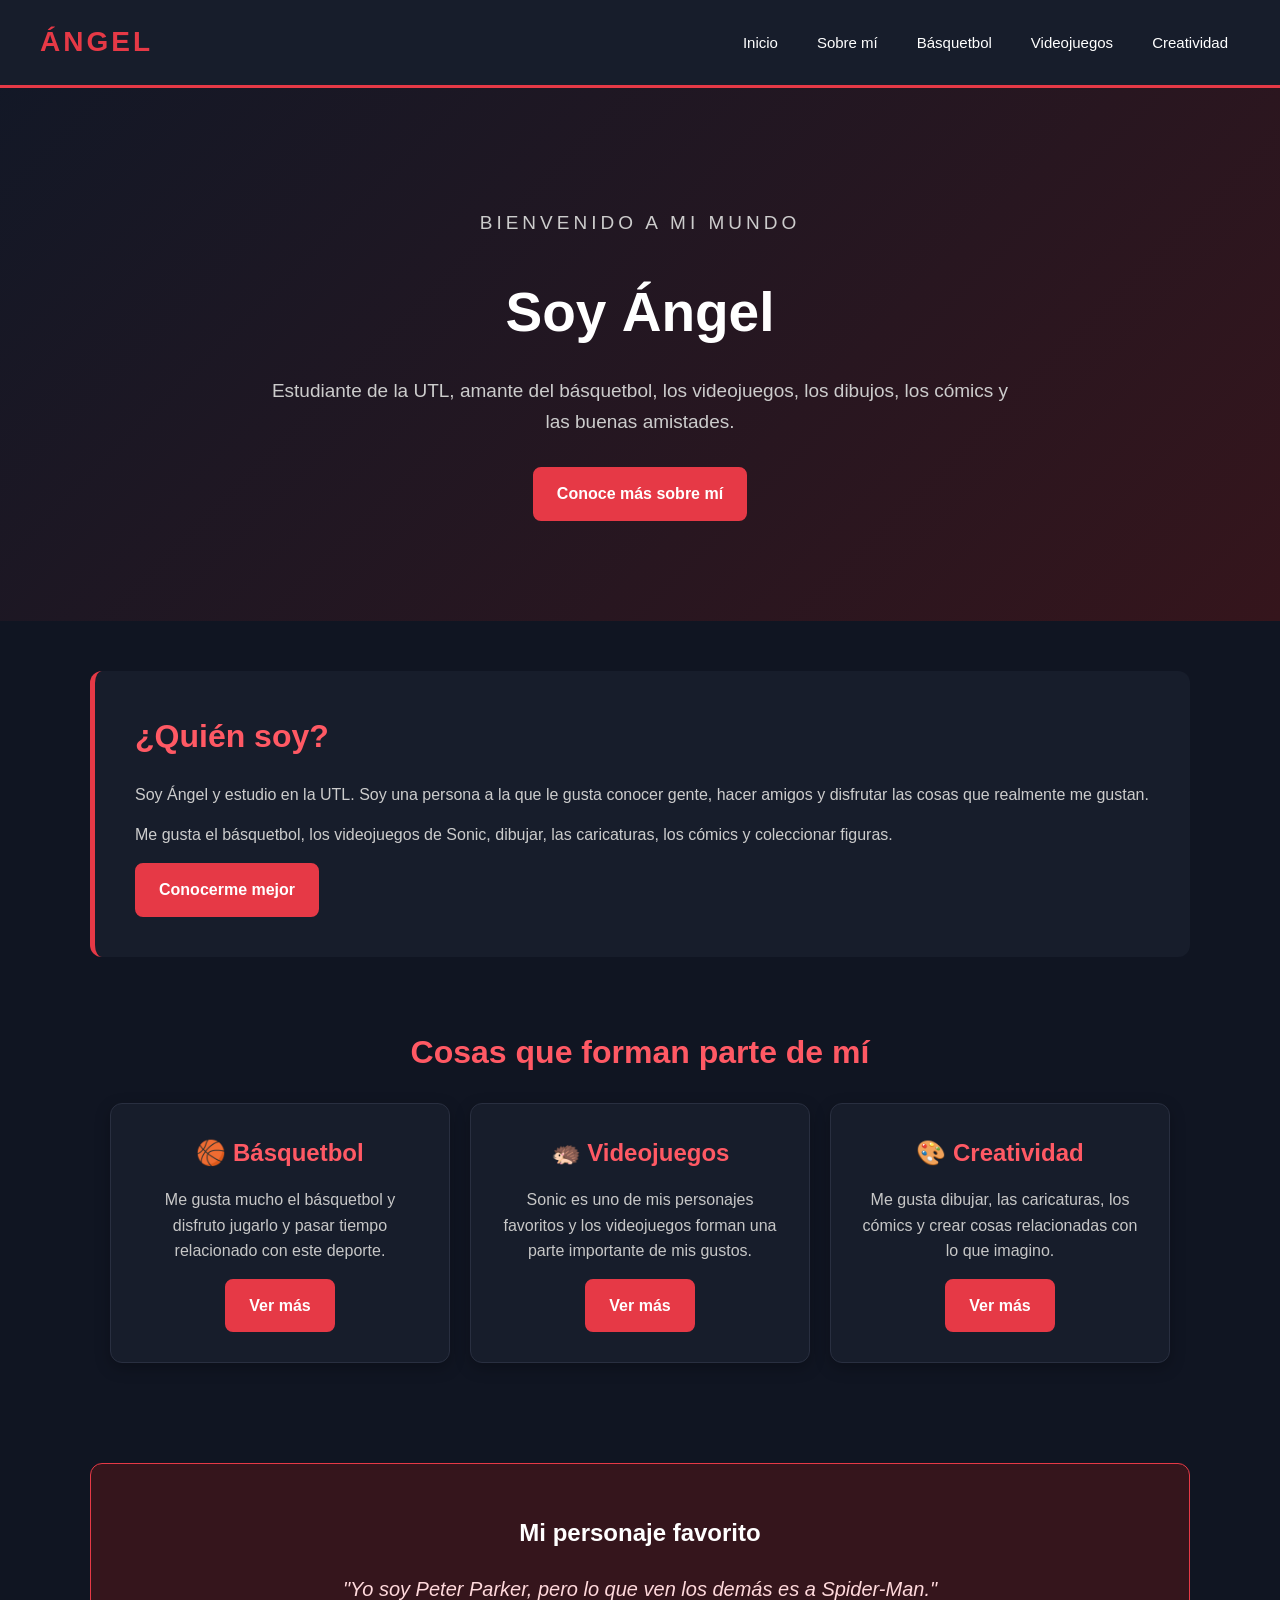
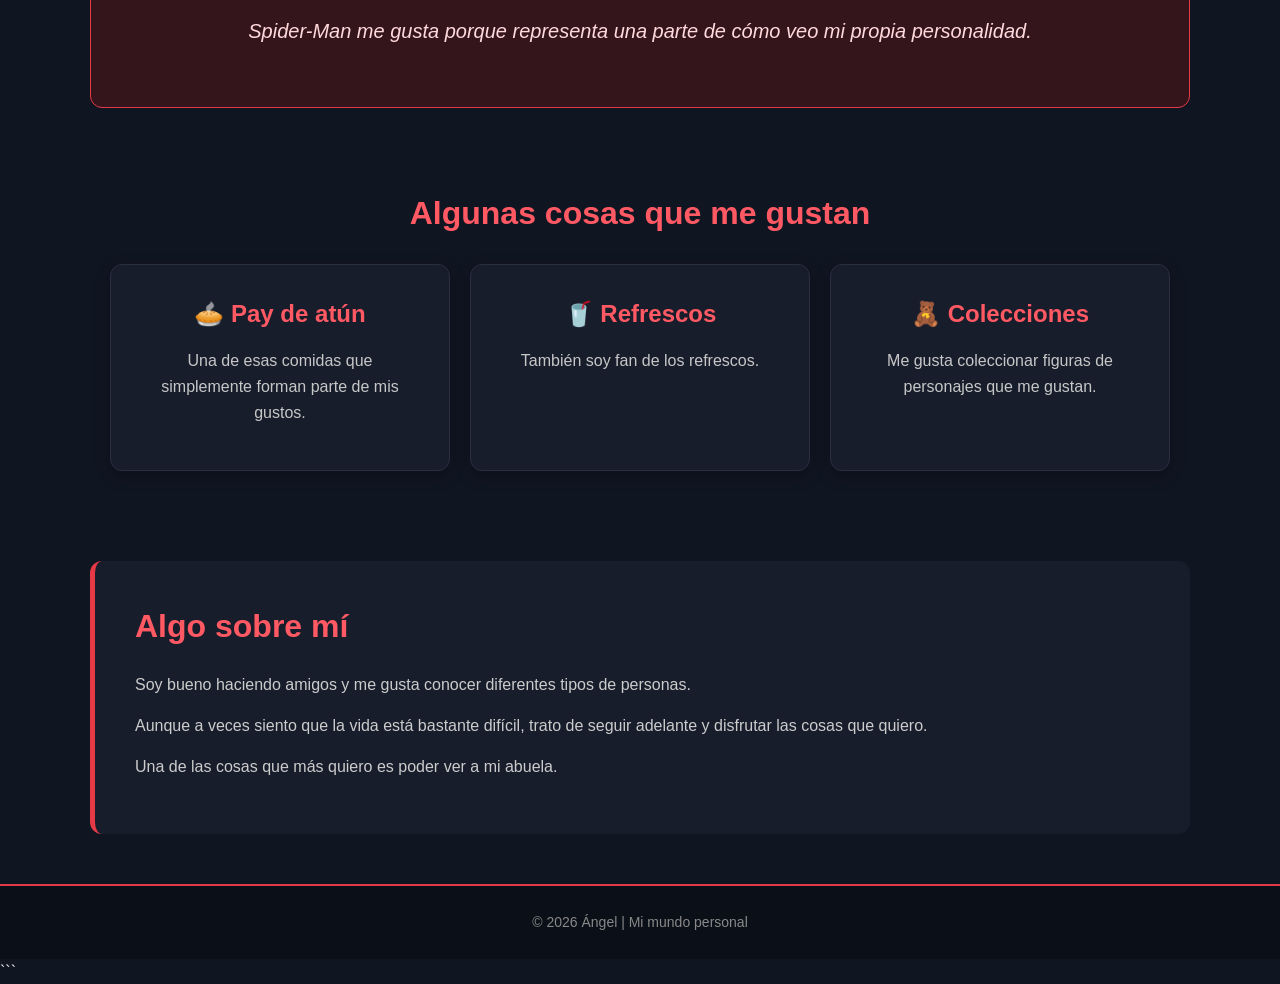
<file: index.html>
<!DOCTYPE html>
<html lang="es">

<head>
    <meta charset="UTF-8">
    <meta name="viewport" content="width=device-width, initial-scale=1.0">

    <title>Ángel | Mi mundo</title>

    <link rel="stylesheet" href="css/miEstilo.css">
</head>

<body>

    <!-- MENÚ -->

    <header class="hero">

        <nav class="menu">

            <h1>ÁNGEL</h1>

            <ul>

                <li>
                    <a href="index.html">Inicio</a>
                </li>

                <li>
                    <a href="sobre-mi.html">Sobre mí</a>
                </li>

                <li>
                    <a href="basquetbol.html">Básquetbol</a>
                </li>

                <li>
                    <a href="videojuegos.html">Videojuegos</a>
                </li>

                <li>
                    <a href="creatividad.html">Creatividad</a>
                </li>

            </ul>

        </nav>


        <!-- PRESENTACIÓN -->

        <div class="hero-contenido">

            <p class="subtitulo">
                BIENVENIDO A MI MUNDO
            </p>

            <h2>
                Soy Ángel
            </h2>

            <p>
                Estudiante de la UTL, amante del básquetbol,
                los videojuegos, los dibujos, los cómics
                y las buenas amistades.
            </p>

            <a href="sobre-mi.html" class="boton">
                Conoce más sobre mí
            </a>

        </div>

    </header>


    <main>

        <!-- SOBRE MÍ -->

        <section class="introduccion">

            <h2>
                ¿Quién soy?
            </h2>

            <p>
                Soy Ángel y estudio en la UTL.
                Soy una persona a la que le gusta conocer gente,
                hacer amigos y disfrutar las cosas que realmente
                me gustan.
            </p>

            <p>
                Me gusta el básquetbol, los videojuegos de Sonic,
                dibujar, las caricaturas, los cómics y coleccionar
                figuras.
            </p>

            <a href="sobre-mi.html" class="boton">
                Conocerme mejor
            </a>

        </section>


        <!-- INTERESES -->

        <section class="seccion">

            <h2>
                Cosas que forman parte de mí
            </h2>

            <div class="tarjetas">

                <article class="tarjeta">

                    <h3>🏀 Básquetbol</h3>

                    <p>
                        Me gusta mucho el básquetbol y disfruto
                        jugarlo y pasar tiempo relacionado con
                        este deporte.
                    </p>

                    <a href="basquetbol.html" class="boton">
                        Ver más
                    </a>

                </article>


                <article class="tarjeta">

                    <h3>🦔 Videojuegos</h3>

                    <p>
                        Sonic es uno de mis personajes favoritos
                        y los videojuegos forman una parte importante
                        de mis gustos.
                    </p>

                    <a href="videojuegos.html" class="boton">
                        Ver más
                    </a>

                </article>


                <article class="tarjeta">

                    <h3>🎨 Creatividad</h3>

                    <p>
                        Me gusta dibujar, las caricaturas,
                        los cómics y crear cosas relacionadas
                        con lo que imagino.
                    </p>

                    <a href="creatividad.html" class="boton">
                        Ver más
                    </a>

                </article>

            </div>

        </section>


        <!-- SPIDER-MAN -->

        <section class="frase">

            <h2>
                Mi personaje favorito
            </h2>

            <p>
                "Yo soy Peter Parker, pero lo que ven los demás
                es a Spider-Man."
            </p>

            <p>
                Spider-Man me gusta porque representa una parte
                de cómo veo mi propia personalidad.
            </p>

        </section>


        <!-- COSAS FAVORITAS -->

        <section class="seccion">

            <h2>
                Algunas cosas que me gustan
            </h2>

            <div class="tarjetas">

                <article class="tarjeta">

                    <h3>🥧 Pay de atún</h3>

                    <p>
                        Una de esas comidas que simplemente
                        forman parte de mis gustos.
                    </p>

                </article>


                <article class="tarjeta">

                    <h3>🥤 Refrescos</h3>

                    <p>
                        También soy fan de los refrescos.
                    </p>

                </article>


                <article class="tarjeta">

                    <h3>🧸 Colecciones</h3>

                    <p>
                        Me gusta coleccionar figuras de personajes
                        que me gustan.
                    </p>

                </article>

            </div>

        </section>


        <!-- PERSONALIDAD -->

        <section class="introduccion">

            <h2>
                Algo sobre mí
            </h2>

            <p>
                Soy bueno haciendo amigos y me gusta conocer
                diferentes tipos de personas.
            </p>

            <p>
                Aunque a veces siento que la vida está bastante
                difícil, trato de seguir adelante y disfrutar
                las cosas que quiero.
            </p>

            <p>
                Una de las cosas que más quiero es poder ver
                a mi abuela.
            </p>

        </section>

    </main>


    <!-- FOOTER -->

    <footer>

        <p>
            © 2026 Ángel | Mi mundo personal
        </p>

    </footer>

</body>

</html>
```
</file>
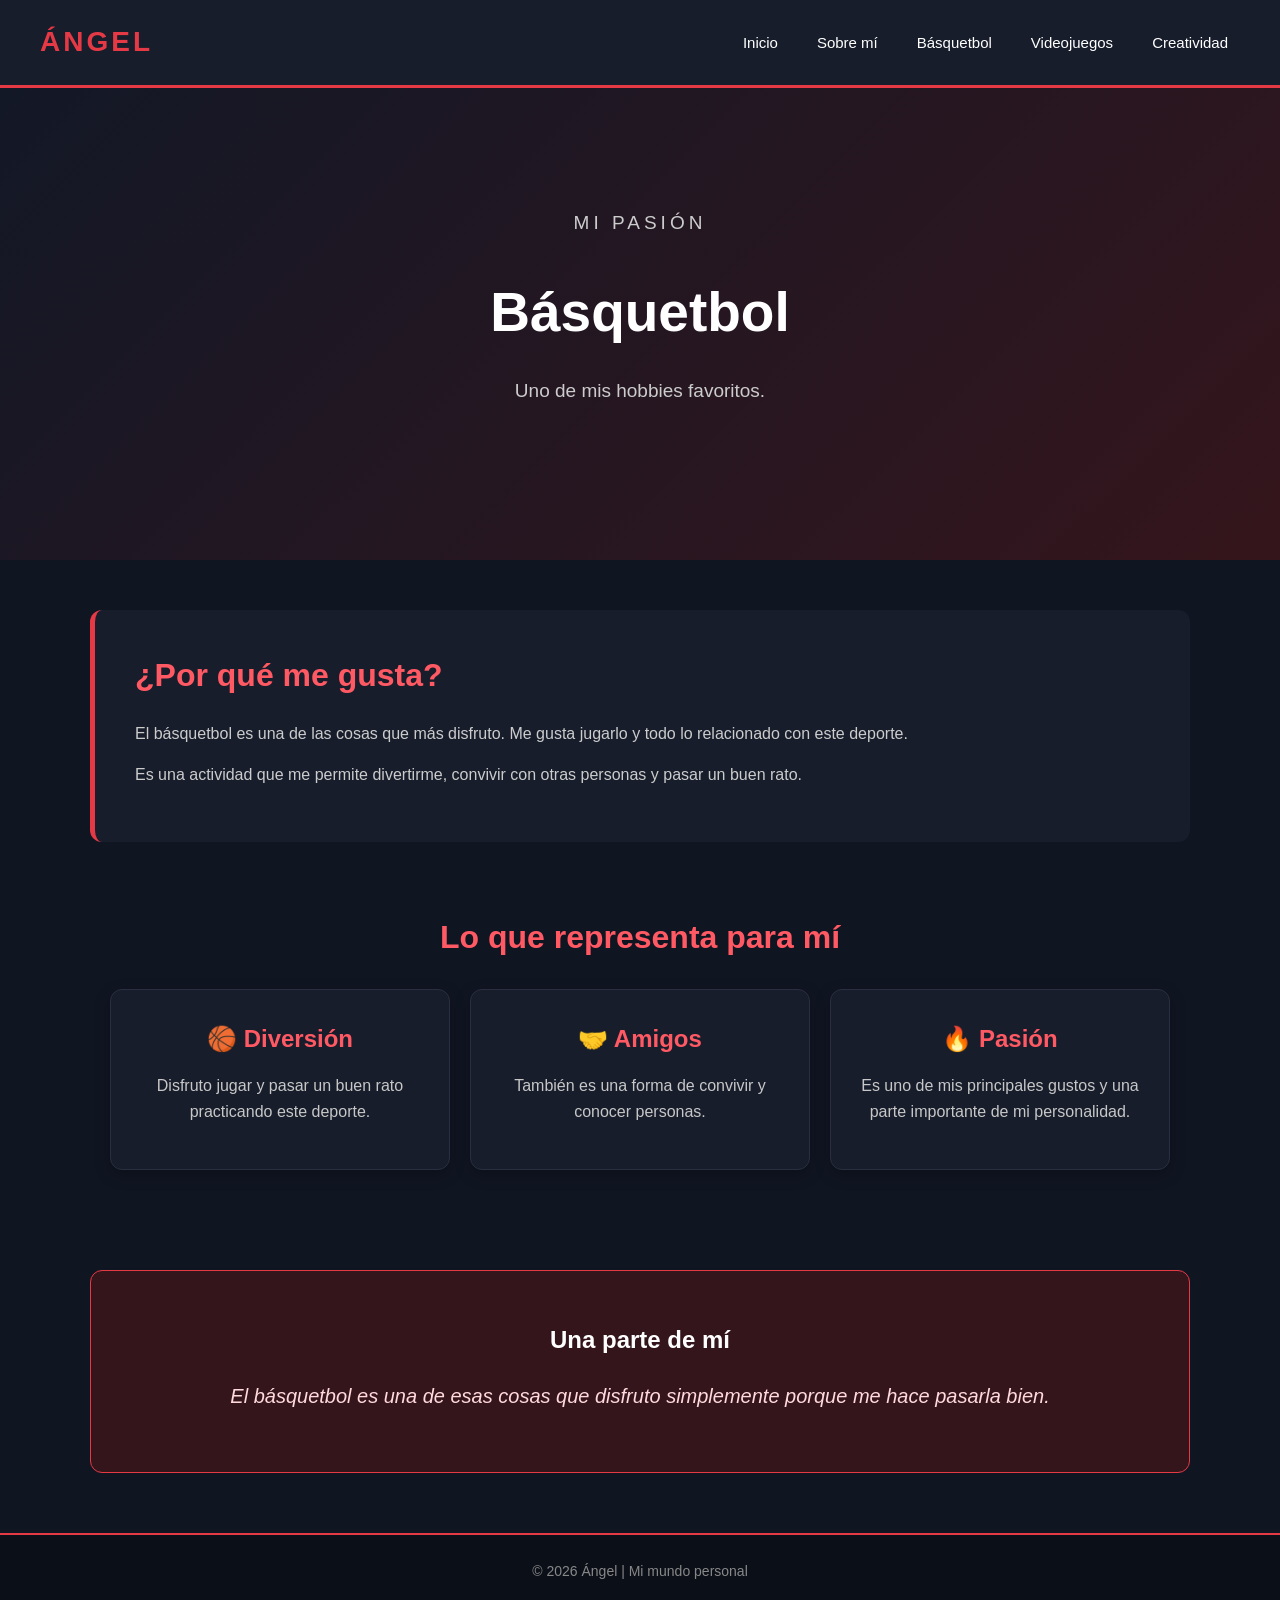
<file: basquetbol.html>
<!DOCTYPE html>
<html lang="es">

<head>

    <meta charset="UTF-8">

    <meta name="viewport" content="width=device-width, initial-scale=1.0">

    <title>Básquetbol | Ángel</title>

    <link rel="stylesheet" href="css/miEstilo.css">

</head>

<body>

    <header class="hero">

        <nav class="menu">

            <h1>ÁNGEL</h1>

            <ul>

                <li><a href="index.html">Inicio</a></li>

                <li><a href="sobre-mi.html">Sobre mí</a></li>

                <li><a href="basquetbol.html">Básquetbol</a></li>

                <li><a href="videojuegos.html">Videojuegos</a></li>

                <li><a href="creatividad.html">Creatividad</a></li>

            </ul>

        </nav>


        <div class="hero-contenido">

            <p class="subtitulo">
                MI PASIÓN
            </p>

            <h2>
                Básquetbol
            </h2>

            <p>
                Uno de mis hobbies favoritos.
            </p>

        </div>

    </header>


    <main>

        <section class="introduccion">

            <h2>
                ¿Por qué me gusta?
            </h2>

            <p>
                El básquetbol es una de las cosas que más disfruto.
                Me gusta jugarlo y todo lo relacionado con este deporte.
            </p>

            <p>
                Es una actividad que me permite divertirme,
                convivir con otras personas y pasar un buen rato.
            </p>

        </section>


        <section class="seccion">

            <h2>
                Lo que representa para mí
            </h2>

            <div class="tarjetas">

                <article class="tarjeta">

                    <h3>🏀 Diversión</h3>

                    <p>
                        Disfruto jugar y pasar un buen rato
                        practicando este deporte.
                    </p>

                </article>


                <article class="tarjeta">

                    <h3>🤝 Amigos</h3>

                    <p>
                        También es una forma de convivir
                        y conocer personas.
                    </p>

                </article>


                <article class="tarjeta">

                    <h3>🔥 Pasión</h3>

                    <p>
                        Es uno de mis principales gustos
                        y una parte importante de mi personalidad.
                    </p>

                </article>

            </div>

        </section>


        <section class="frase">

            <h2>
                Una parte de mí
            </h2>

            <p>
                El básquetbol es una de esas cosas que disfruto
                simplemente porque me hace pasarla bien.
            </p>

        </section>

    </main>


    <footer>

        <p>
            © 2026 Ángel | Mi mundo personal
        </p>

    </footer>

</body>

</html>
</file>
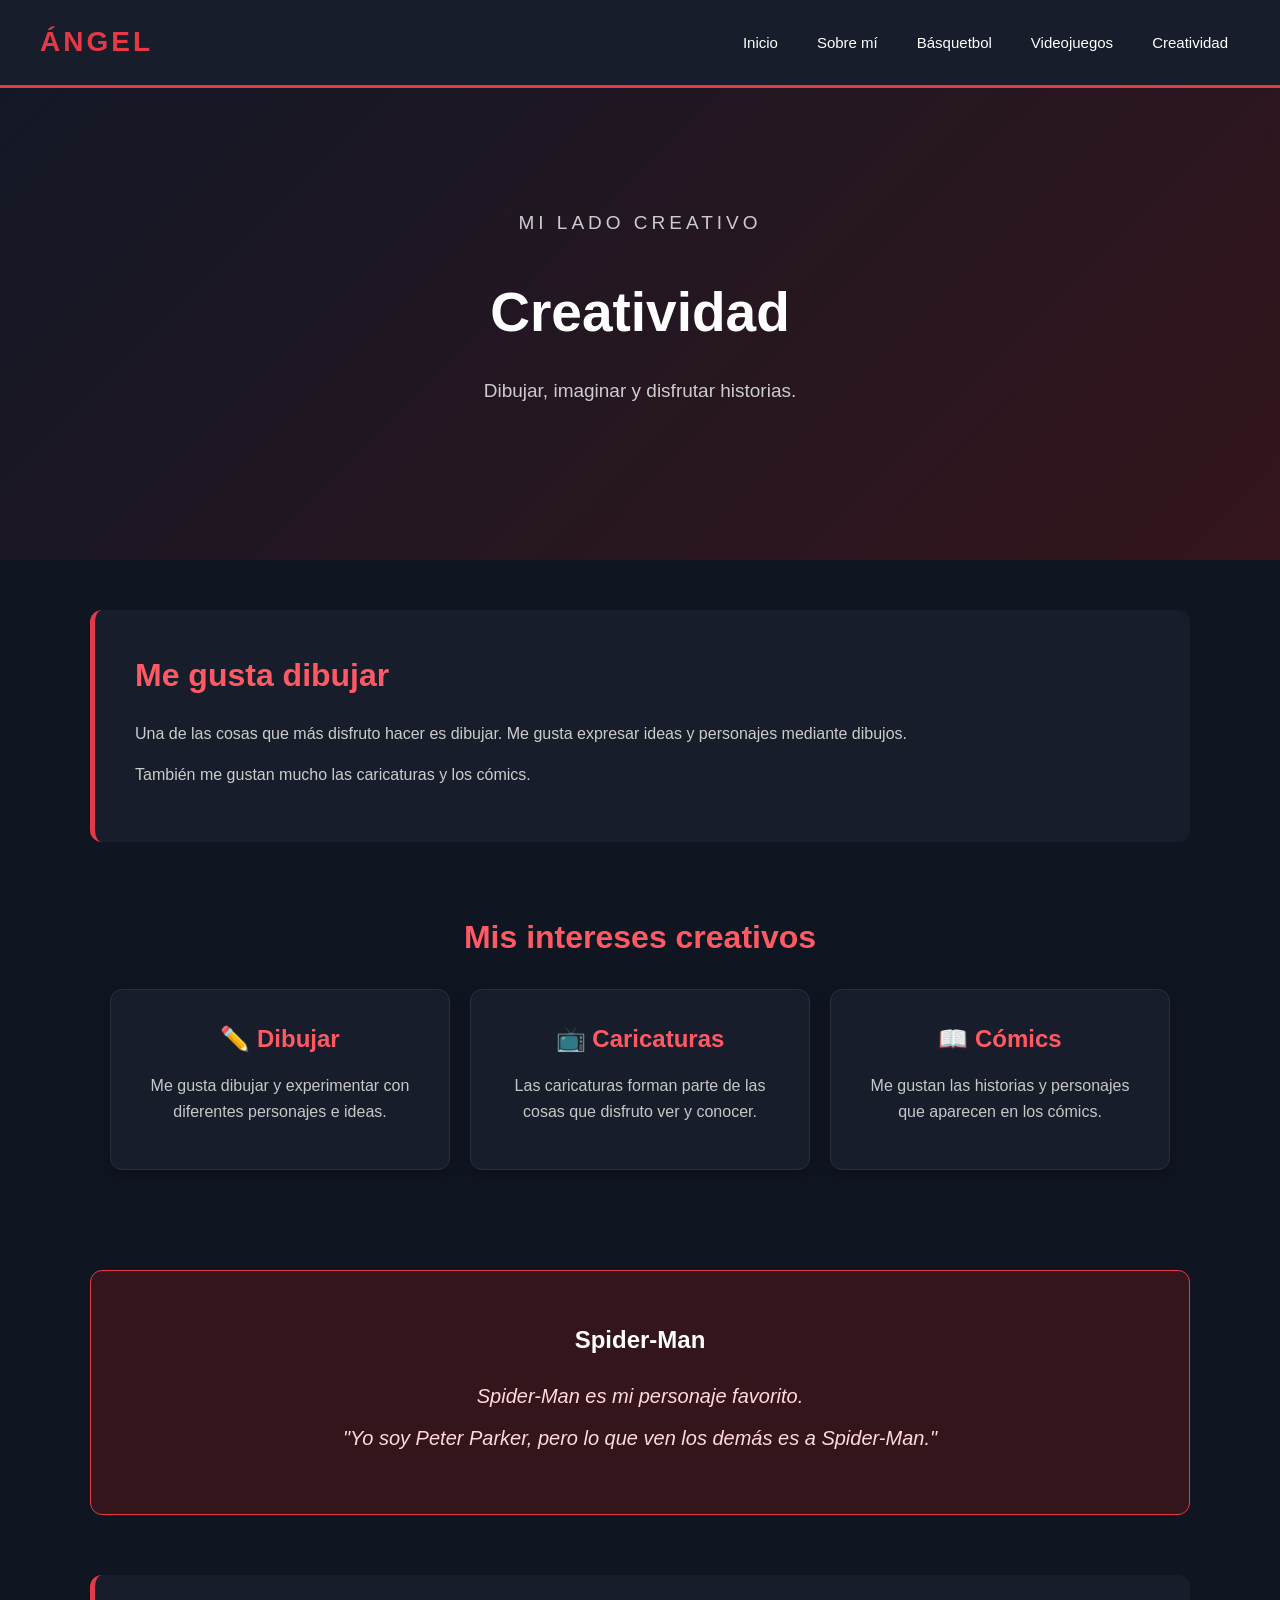
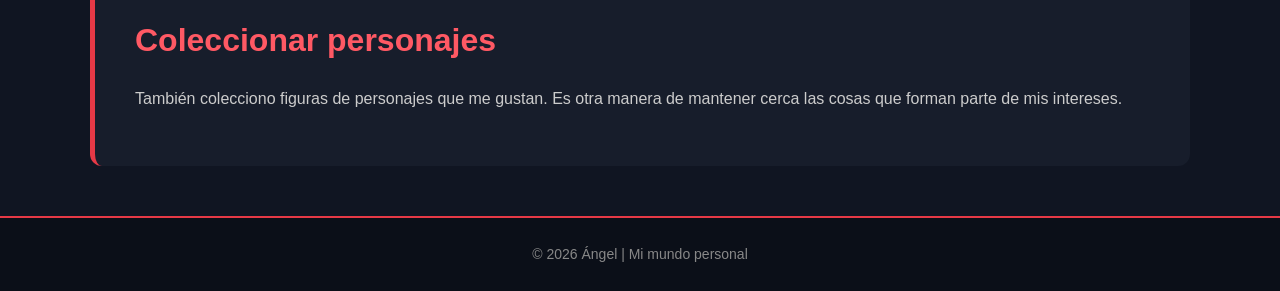
<file: creatividad.html>
<!-- =====================================================
     creatividad.html
     ===================================================== -->

<!DOCTYPE html>
<html lang="es">

<head>

    <meta charset="UTF-8">

    <meta name="viewport" content="width=device-width, initial-scale=1.0">

    <title>Creatividad | Ángel</title>

    <link rel="stylesheet" href="css/miEstilo.css">

</head>

<body>

    <header class="hero">

        <nav class="menu">

            <h1>ÁNGEL</h1>

            <ul>

                <li><a href="index.html">Inicio</a></li>

                <li><a href="sobre-mi.html">Sobre mí</a></li>

                <li><a href="basquetbol.html">Básquetbol</a></li>

                <li><a href="videojuegos.html">Videojuegos</a></li>

                <li><a href="creatividad.html">Creatividad</a></li>

            </ul>

        </nav>


        <div class="hero-contenido">

            <p class="subtitulo">
                MI LADO CREATIVO
            </p>

            <h2>
                Creatividad
            </h2>

            <p>
                Dibujar, imaginar y disfrutar historias.
            </p>

        </div>

    </header>


    <main>

        <section class="introduccion">

            <h2>
                Me gusta dibujar
            </h2>

            <p>
                Una de las cosas que más disfruto hacer es dibujar.
                Me gusta expresar ideas y personajes mediante dibujos.
            </p>

            <p>
                También me gustan mucho las caricaturas y los cómics.
            </p>

        </section>


        <section class="seccion">

            <h2>
                Mis intereses creativos
            </h2>

            <div class="tarjetas">

                <article class="tarjeta">

                    <h3>✏️ Dibujar</h3>

                    <p>
                        Me gusta dibujar y experimentar con
                        diferentes personajes e ideas.
                    </p>

                </article>


                <article class="tarjeta">

                    <h3>📺 Caricaturas</h3>

                    <p>
                        Las caricaturas forman parte de las cosas
                        que disfruto ver y conocer.
                    </p>

                </article>


                <article class="tarjeta">

                    <h3>📖 Cómics</h3>

                    <p>
                        Me gustan las historias y personajes
                        que aparecen en los cómics.
                    </p>

                </article>

            </div>

        </section>


        <section class="frase">

            <h2>
                Spider-Man
            </h2>

            <p>
                Spider-Man es mi personaje favorito.
            </p>

            <p>
                "Yo soy Peter Parker, pero lo que ven los demás
                es a Spider-Man."
            </p>

        </section>


        <section class="introduccion">

            <h2>
                Coleccionar personajes
            </h2>

            <p>
                También colecciono figuras de personajes que me gustan.
                Es otra manera de mantener cerca las cosas que forman
                parte de mis intereses.
            </p>

        </section>

    </main>


    <footer>

        <p>
            © 2026 Ángel | Mi mundo personal
        </p>

    </footer>

</body>

</html>
</file>
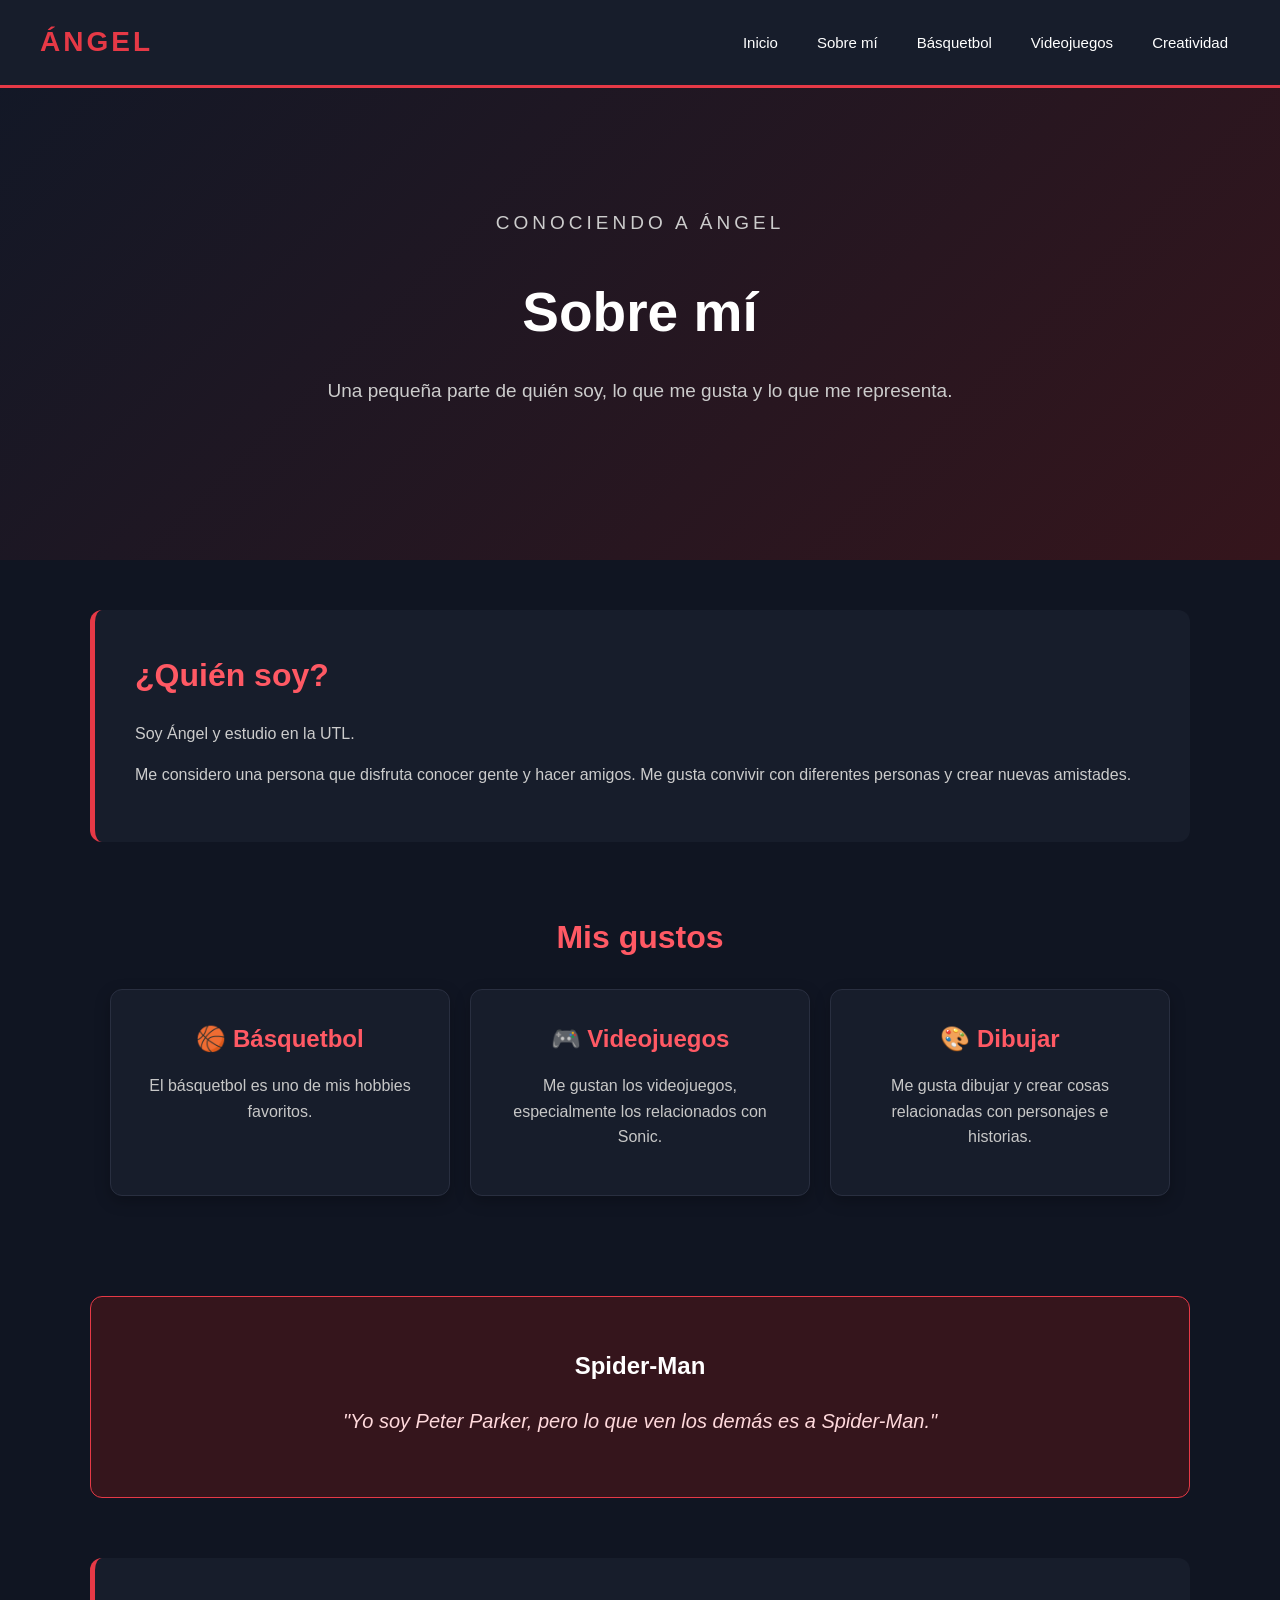
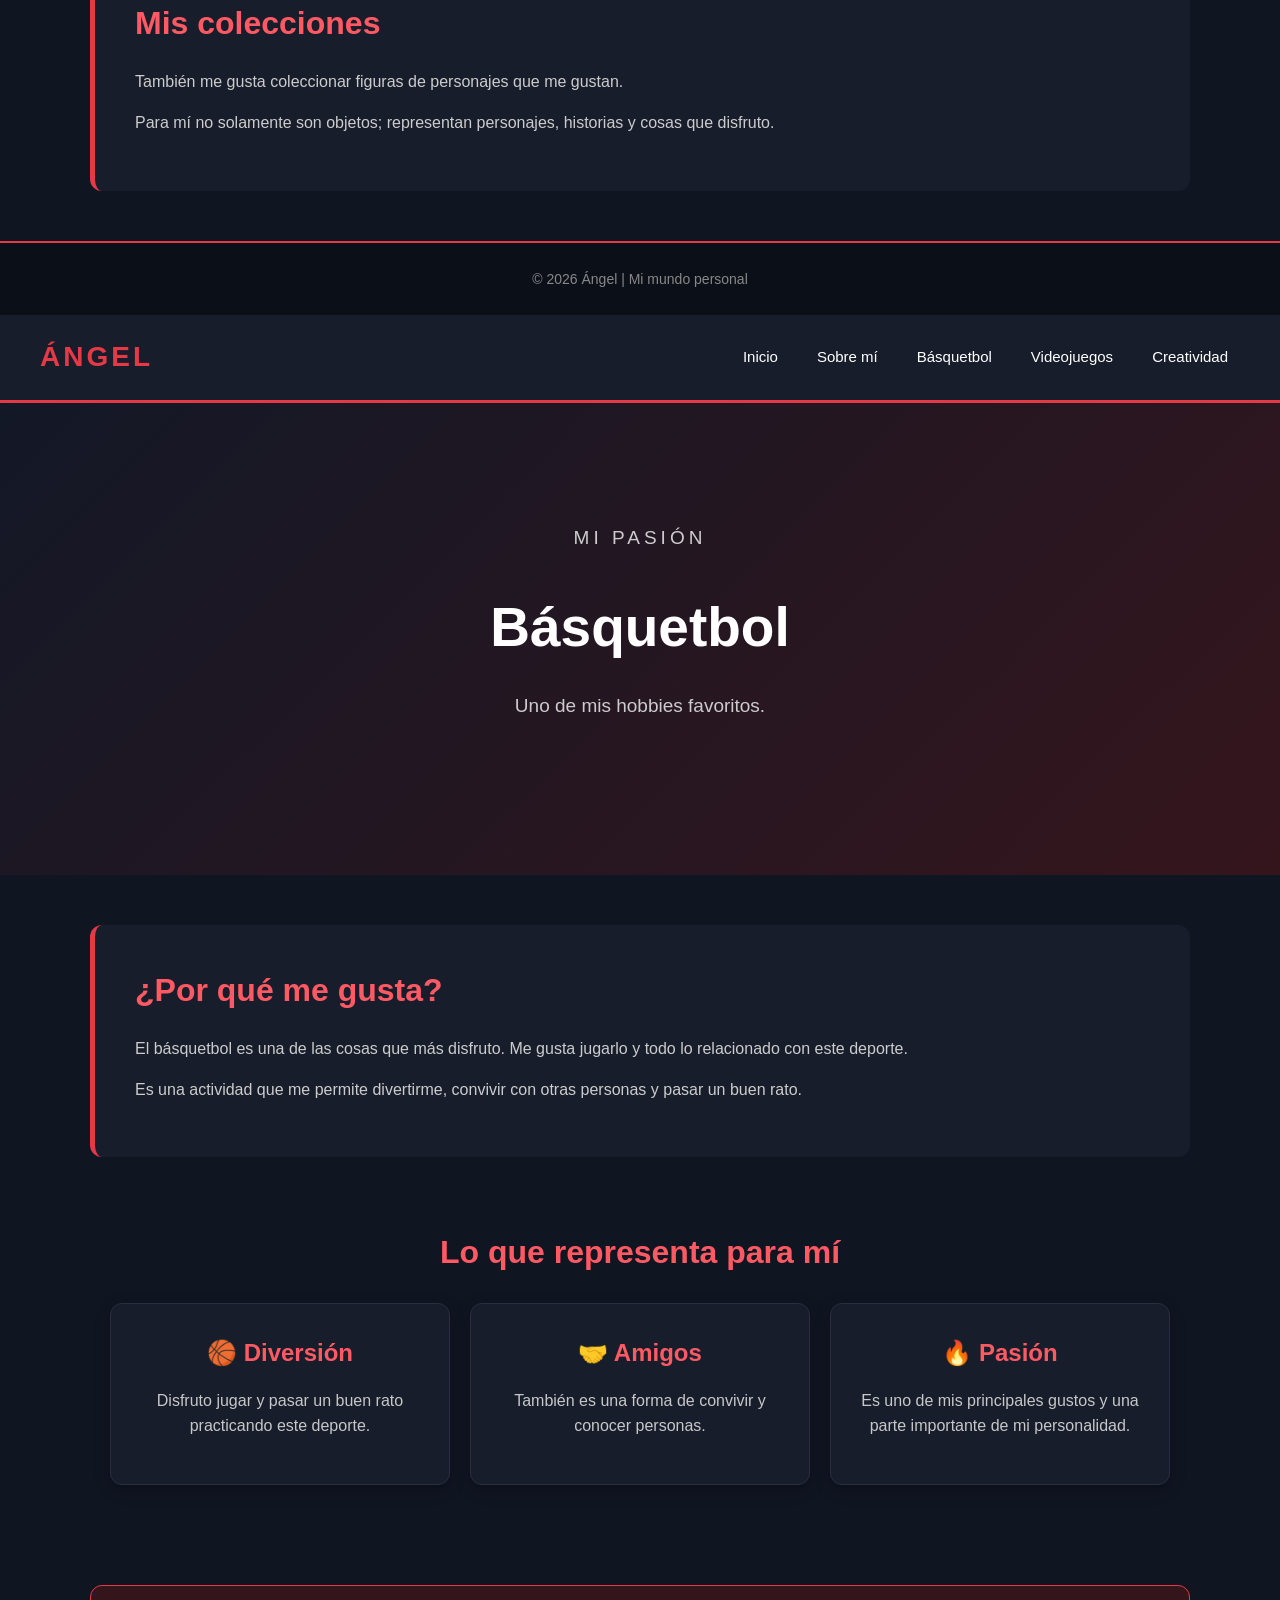
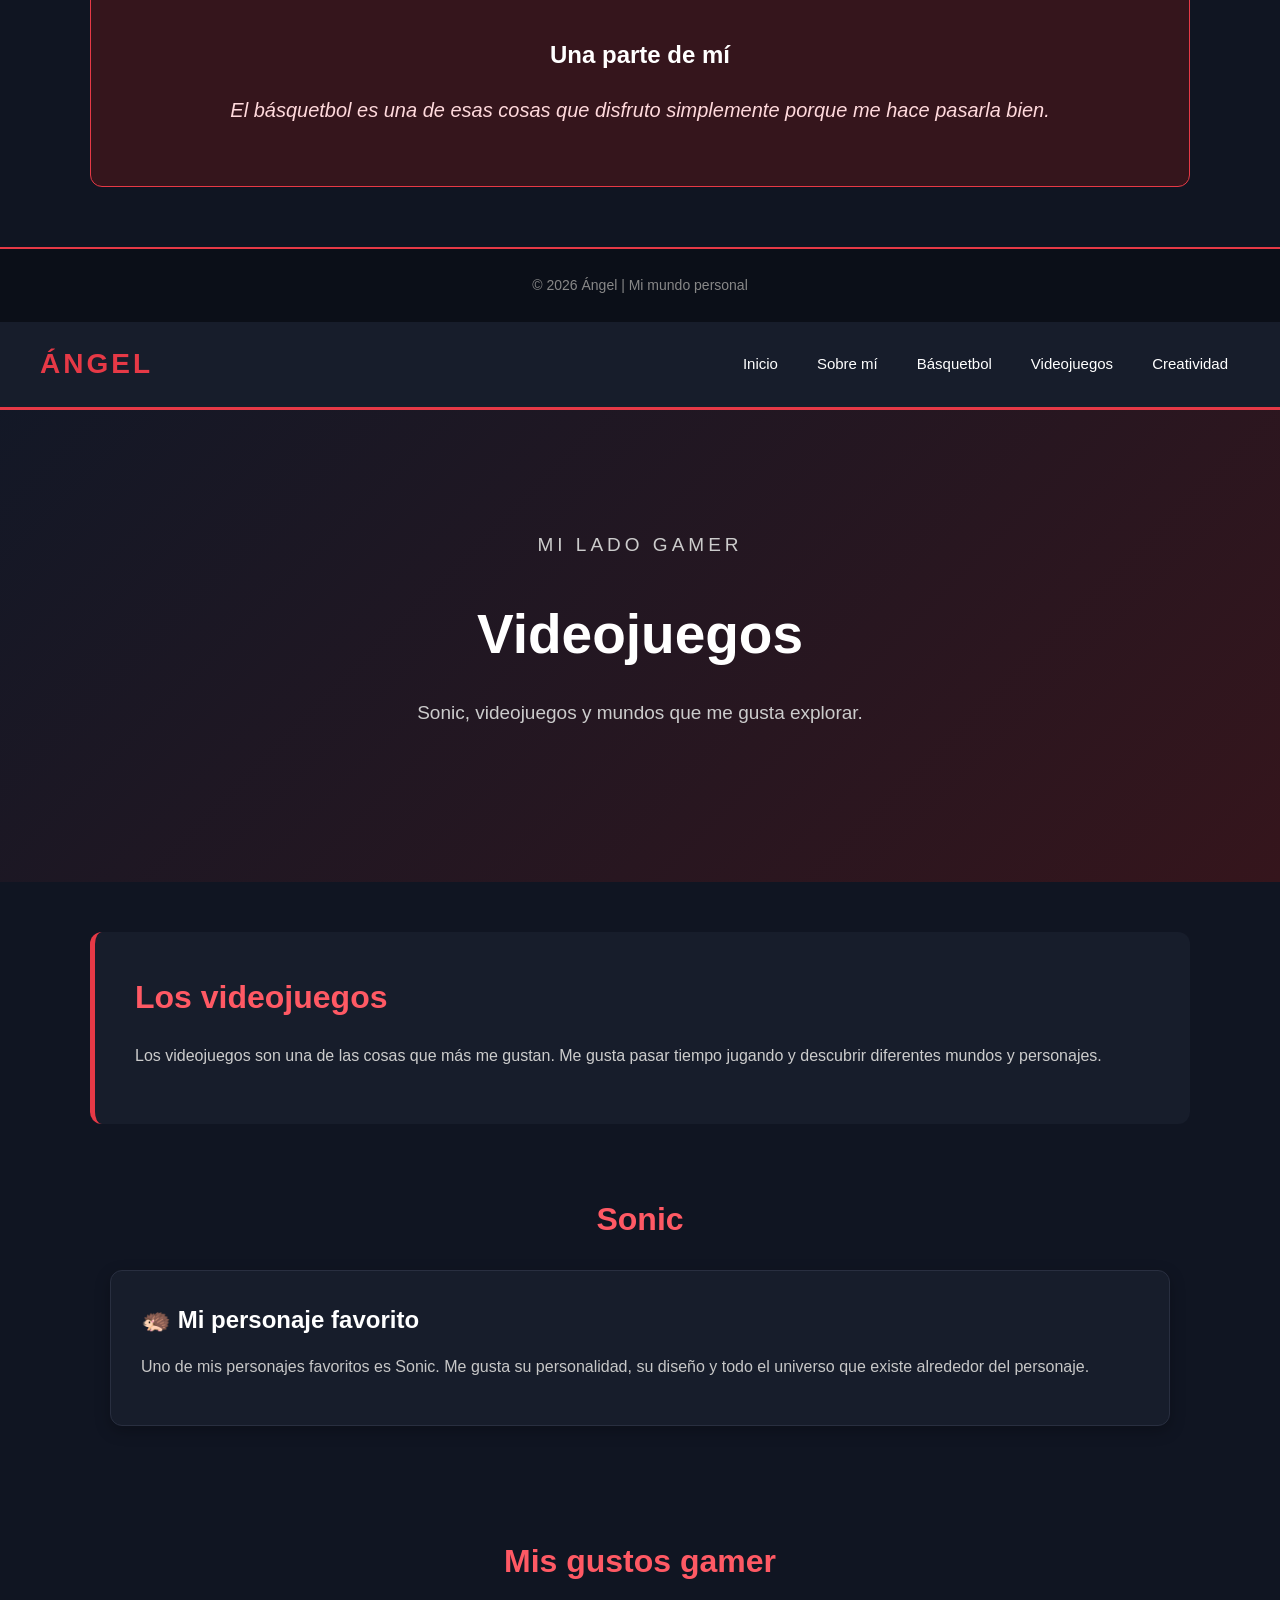
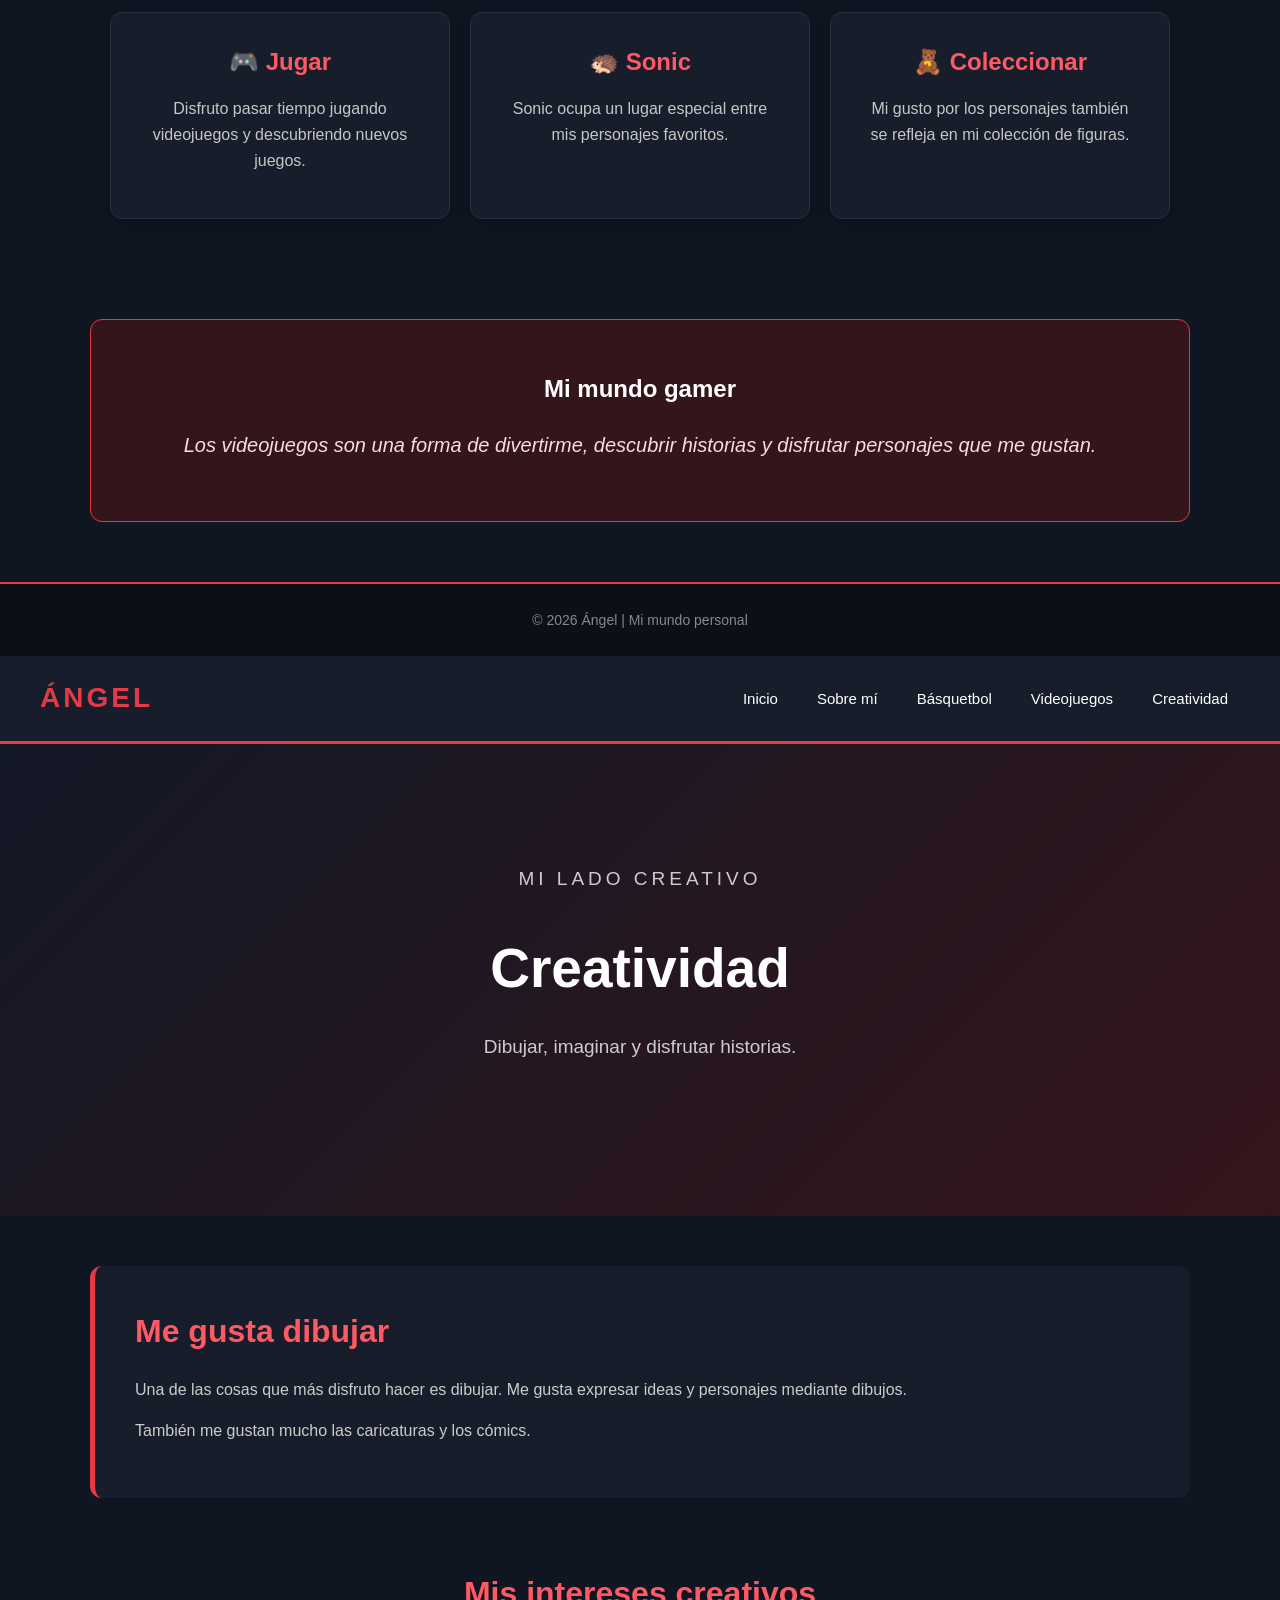
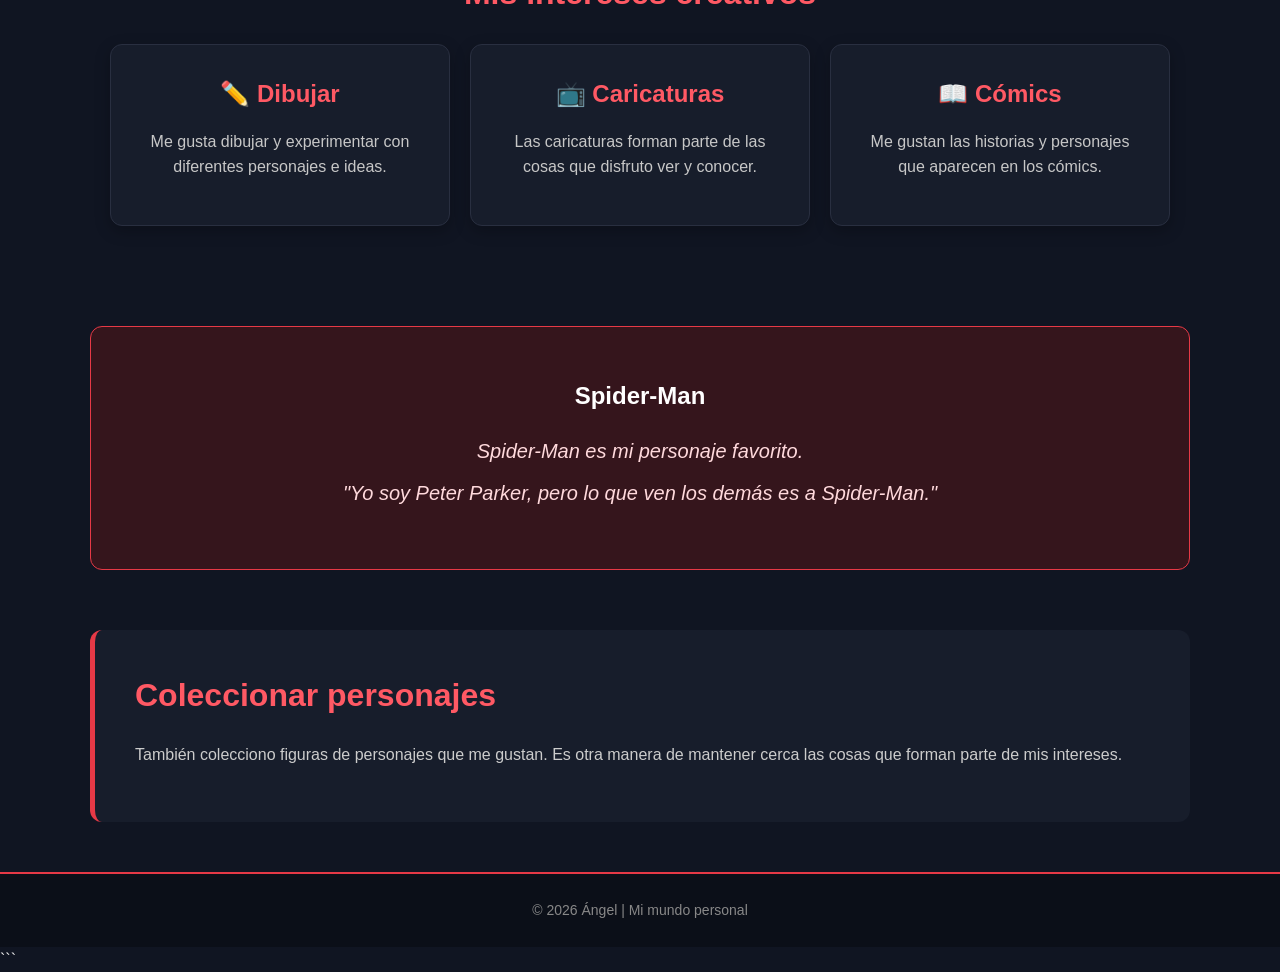
<file: sobre-mi.html>
<!DOCTYPE html>
<html lang="es">

<head>

    <meta charset="UTF-8">

    <meta name="viewport" content="width=device-width, initial-scale=1.0">

    <title>Sobre mí | Ángel</title>

    <link rel="stylesheet" href="css/miEstilo.css">

</head>

<body>

    <header class="hero">

        <nav class="menu">

            <h1>ÁNGEL</h1>

            <ul>

                <li><a href="index.html">Inicio</a></li>

                <li><a href="sobre-mi.html">Sobre mí</a></li>

                <li><a href="basquetbol.html">Básquetbol</a></li>

                <li><a href="videojuegos.html">Videojuegos</a></li>

                <li><a href="creatividad.html">Creatividad</a></li>

            </ul>

        </nav>


        <div class="hero-contenido">

            <p class="subtitulo">
                CONOCIENDO A ÁNGEL
            </p>

            <h2>
                Sobre mí
            </h2>

            <p>
                Una pequeña parte de quién soy,
                lo que me gusta y lo que me representa.
            </p>

        </div>

    </header>


    <main>

        <section class="introduccion">

            <h2>
                ¿Quién soy?
            </h2>

            <p>
                Soy Ángel y estudio en la UTL.
            </p>

            <p>
                Me considero una persona que disfruta conocer
                gente y hacer amigos. Me gusta convivir con
                diferentes personas y crear nuevas amistades.
            </p>

        </section>


        <section class="seccion">

            <h2>
                Mis gustos
            </h2>

            <div class="tarjetas">

                <article class="tarjeta">

                    <h3>🏀 Básquetbol</h3>

                    <p>
                        El básquetbol es uno de mis hobbies favoritos.
                    </p>

                </article>


                <article class="tarjeta">

                    <h3>🎮 Videojuegos</h3>

                    <p>
                        Me gustan los videojuegos, especialmente
                        los relacionados con Sonic.
                    </p>

                </article>


                <article class="tarjeta">

                    <h3>🎨 Dibujar</h3>

                    <p>
                        Me gusta dibujar y crear cosas relacionadas
                        con personajes e historias.
                    </p>

                </article>

            </div>

        </section>


        <section class="frase">

            <h2>
                Spider-Man
            </h2>

            <p>
                "Yo soy Peter Parker, pero lo que ven los demás
                es a Spider-Man."
            </p>

        </section>


        <section class="introduccion">

            <h2>
                Mis colecciones
            </h2>

            <p>
                También me gusta coleccionar figuras de personajes
                que me gustan.
            </p>

            <p>
                Para mí no solamente son objetos; representan
                personajes, historias y cosas que disfruto.
            </p>

        </section>

    </main>


    <footer>

        <p>
            © 2026 Ángel | Mi mundo personal
        </p>

    </footer>

</body>

</html>



<!-- =====================================================
     basquetbol.html
     ===================================================== -->

<!DOCTYPE html>
<html lang="es">

<head>

    <meta charset="UTF-8">

    <meta name="viewport" content="width=device-width, initial-scale=1.0">

    <title>Básquetbol | Ángel</title>

    <link rel="stylesheet" href="css/miEstilo.css">

</head>

<body>

    <header class="hero">

        <nav class="menu">

            <h1>ÁNGEL</h1>

            <ul>

                <li><a href="index.html">Inicio</a></li>

                <li><a href="sobre-mi.html">Sobre mí</a></li>

                <li><a href="basquetbol.html">Básquetbol</a></li>

                <li><a href="videojuegos.html">Videojuegos</a></li>

                <li><a href="creatividad.html">Creatividad</a></li>

            </ul>

        </nav>


        <div class="hero-contenido">

            <p class="subtitulo">
                MI PASIÓN
            </p>

            <h2>
                Básquetbol
            </h2>

            <p>
                Uno de mis hobbies favoritos.
            </p>

        </div>

    </header>


    <main>

        <section class="introduccion">

            <h2>
                ¿Por qué me gusta?
            </h2>

            <p>
                El básquetbol es una de las cosas que más disfruto.
                Me gusta jugarlo y todo lo relacionado con este deporte.
            </p>

            <p>
                Es una actividad que me permite divertirme,
                convivir con otras personas y pasar un buen rato.
            </p>

        </section>


        <section class="seccion">

            <h2>
                Lo que representa para mí
            </h2>

            <div class="tarjetas">

                <article class="tarjeta">

                    <h3>🏀 Diversión</h3>

                    <p>
                        Disfruto jugar y pasar un buen rato
                        practicando este deporte.
                    </p>

                </article>


                <article class="tarjeta">

                    <h3>🤝 Amigos</h3>

                    <p>
                        También es una forma de convivir
                        y conocer personas.
                    </p>

                </article>


                <article class="tarjeta">

                    <h3>🔥 Pasión</h3>

                    <p>
                        Es uno de mis principales gustos
                        y una parte importante de mi personalidad.
                    </p>

                </article>

            </div>

        </section>


        <section class="frase">

            <h2>
                Una parte de mí
            </h2>

            <p>
                El básquetbol es una de esas cosas que disfruto
                simplemente porque me hace pasarla bien.
            </p>

        </section>

    </main>


    <footer>

        <p>
            © 2026 Ángel | Mi mundo personal
        </p>

    </footer>

</body>

</html>



<!-- =====================================================
     videojuegos.html
     ===================================================== -->

<!DOCTYPE html>
<html lang="es">

<head>

    <meta charset="UTF-8">

    <meta name="viewport" content="width=device-width, initial-scale=1.0">

    <title>Videojuegos | Ángel</title>

    <link rel="stylesheet" href="css/miEstilo.css">

</head>

<body>

    <header class="hero">

        <nav class="menu">

            <h1>ÁNGEL</h1>

            <ul>

                <li><a href="index.html">Inicio</a></li>

                <li><a href="sobre-mi.html">Sobre mí</a></li>

                <li><a href="basquetbol.html">Básquetbol</a></li>

                <li><a href="videojuegos.html">Videojuegos</a></li>

                <li><a href="creatividad.html">Creatividad</a></li>

            </ul>

        </nav>


        <div class="hero-contenido">

            <p class="subtitulo">
                MI LADO GAMER
            </p>

            <h2>
                Videojuegos
            </h2>

            <p>
                Sonic, videojuegos y mundos que me gusta explorar.
            </p>

        </div>

    </header>


    <main>

        <section class="introduccion">

            <h2>
                Los videojuegos
            </h2>

            <p>
                Los videojuegos son una de las cosas que más me gustan.
                Me gusta pasar tiempo jugando y descubrir diferentes
                mundos y personajes.
            </p>

        </section>


        <section class="seccion">

            <h2>
                Sonic
            </h2>

            <div class="tarjeta">

                <h3>
                    🦔 Mi personaje favorito
                </h3>

                <p>
                    Uno de mis personajes favoritos es Sonic.
                    Me gusta su personalidad, su diseño y todo
                    el universo que existe alrededor del personaje.
                </p>

            </div>

        </section>


        <section class="seccion">

            <h2>
                Mis gustos gamer
            </h2>

            <div class="tarjetas">

                <article class="tarjeta">

                    <h3>🎮 Jugar</h3>

                    <p>
                        Disfruto pasar tiempo jugando videojuegos
                        y descubriendo nuevos juegos.
                    </p>

                </article>


                <article class="tarjeta">

                    <h3>🦔 Sonic</h3>

                    <p>
                        Sonic ocupa un lugar especial entre
                        mis personajes favoritos.
                    </p>

                </article>


                <article class="tarjeta">

                    <h3>🧸 Coleccionar</h3>

                    <p>
                        Mi gusto por los personajes también se refleja
                        en mi colección de figuras.
                    </p>

                </article>

            </div>

        </section>


        <section class="frase">

            <h2>
                Mi mundo gamer
            </h2>

            <p>
                Los videojuegos son una forma de divertirme,
                descubrir historias y disfrutar personajes
                que me gustan.
            </p>

        </section>

    </main>


    <footer>

        <p>
            © 2026 Ángel | Mi mundo personal
        </p>

    </footer>

</body>

</html>



<!-- =====================================================
     creatividad.html
     ===================================================== -->

<!DOCTYPE html>
<html lang="es">

<head>

    <meta charset="UTF-8">

    <meta name="viewport" content="width=device-width, initial-scale=1.0">

    <title>Creatividad | Ángel</title>

    <link rel="stylesheet" href="css/miEstilo.css">

</head>

<body>

    <header class="hero">

        <nav class="menu">

            <h1>ÁNGEL</h1>

            <ul>

                <li><a href="index.html">Inicio</a></li>

                <li><a href="sobre-mi.html">Sobre mí</a></li>

                <li><a href="basquetbol.html">Básquetbol</a></li>

                <li><a href="videojuegos.html">Videojuegos</a></li>

                <li><a href="creatividad.html">Creatividad</a></li>

            </ul>

        </nav>


        <div class="hero-contenido">

            <p class="subtitulo">
                MI LADO CREATIVO
            </p>

            <h2>
                Creatividad
            </h2>

            <p>
                Dibujar, imaginar y disfrutar historias.
            </p>

        </div>

    </header>


    <main>

        <section class="introduccion">

            <h2>
                Me gusta dibujar
            </h2>

            <p>
                Una de las cosas que más disfruto hacer es dibujar.
                Me gusta expresar ideas y personajes mediante dibujos.
            </p>

            <p>
                También me gustan mucho las caricaturas y los cómics.
            </p>

        </section>


        <section class="seccion">

            <h2>
                Mis intereses creativos
            </h2>

            <div class="tarjetas">

                <article class="tarjeta">

                    <h3>✏️ Dibujar</h3>

                    <p>
                        Me gusta dibujar y experimentar con
                        diferentes personajes e ideas.
                    </p>

                </article>


                <article class="tarjeta">

                    <h3>📺 Caricaturas</h3>

                    <p>
                        Las caricaturas forman parte de las cosas
                        que disfruto ver y conocer.
                    </p>

                </article>


                <article class="tarjeta">

                    <h3>📖 Cómics</h3>

                    <p>
                        Me gustan las historias y personajes
                        que aparecen en los cómics.
                    </p>

                </article>

            </div>

        </section>


        <section class="frase">

            <h2>
                Spider-Man
            </h2>

            <p>
                Spider-Man es mi personaje favorito.
            </p>

            <p>
                "Yo soy Peter Parker, pero lo que ven los demás
                es a Spider-Man."
            </p>

        </section>


        <section class="introduccion">

            <h2>
                Coleccionar personajes
            </h2>

            <p>
                También colecciono figuras de personajes que me gustan.
                Es otra manera de mantener cerca las cosas que forman
                parte de mis intereses.
            </p>

        </section>

    </main>


    <footer>

        <p>
            © 2026 Ángel | Mi mundo personal
        </p>

    </footer>

</body>

</html>
```
</file>
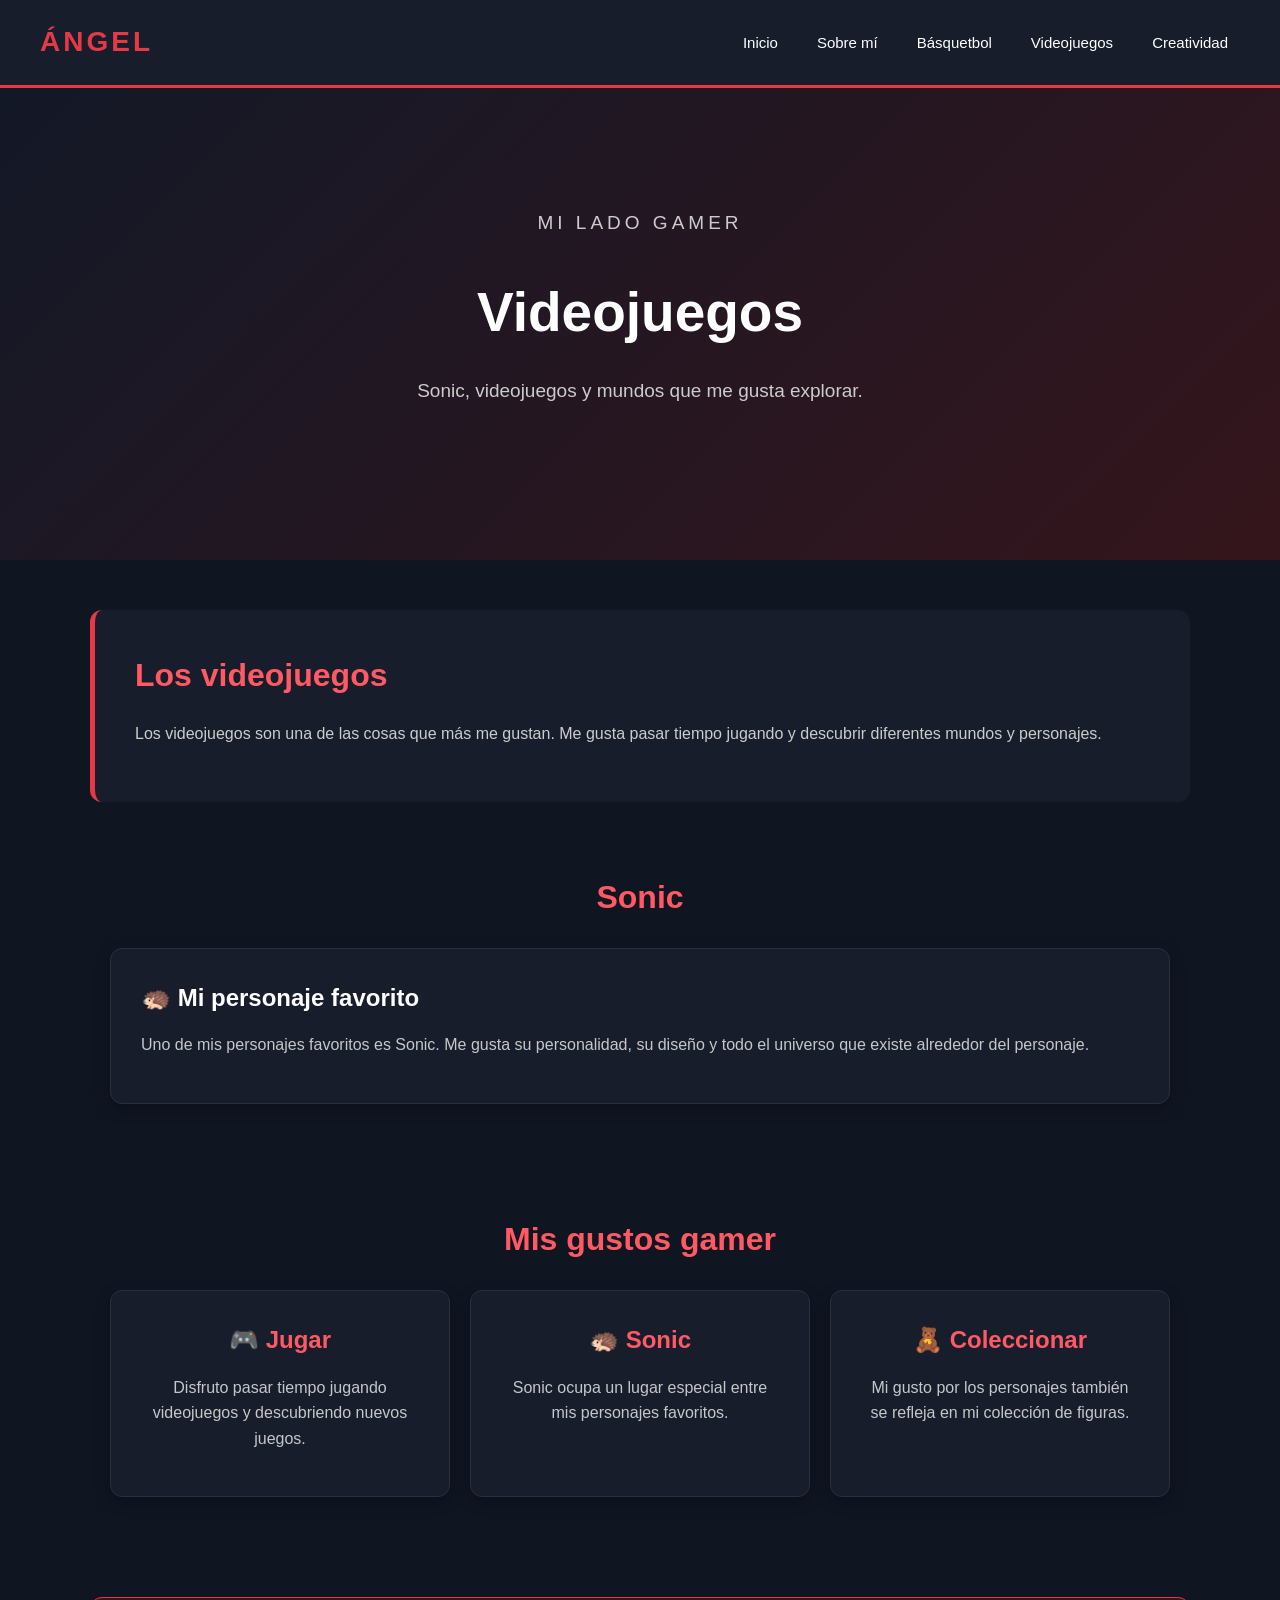
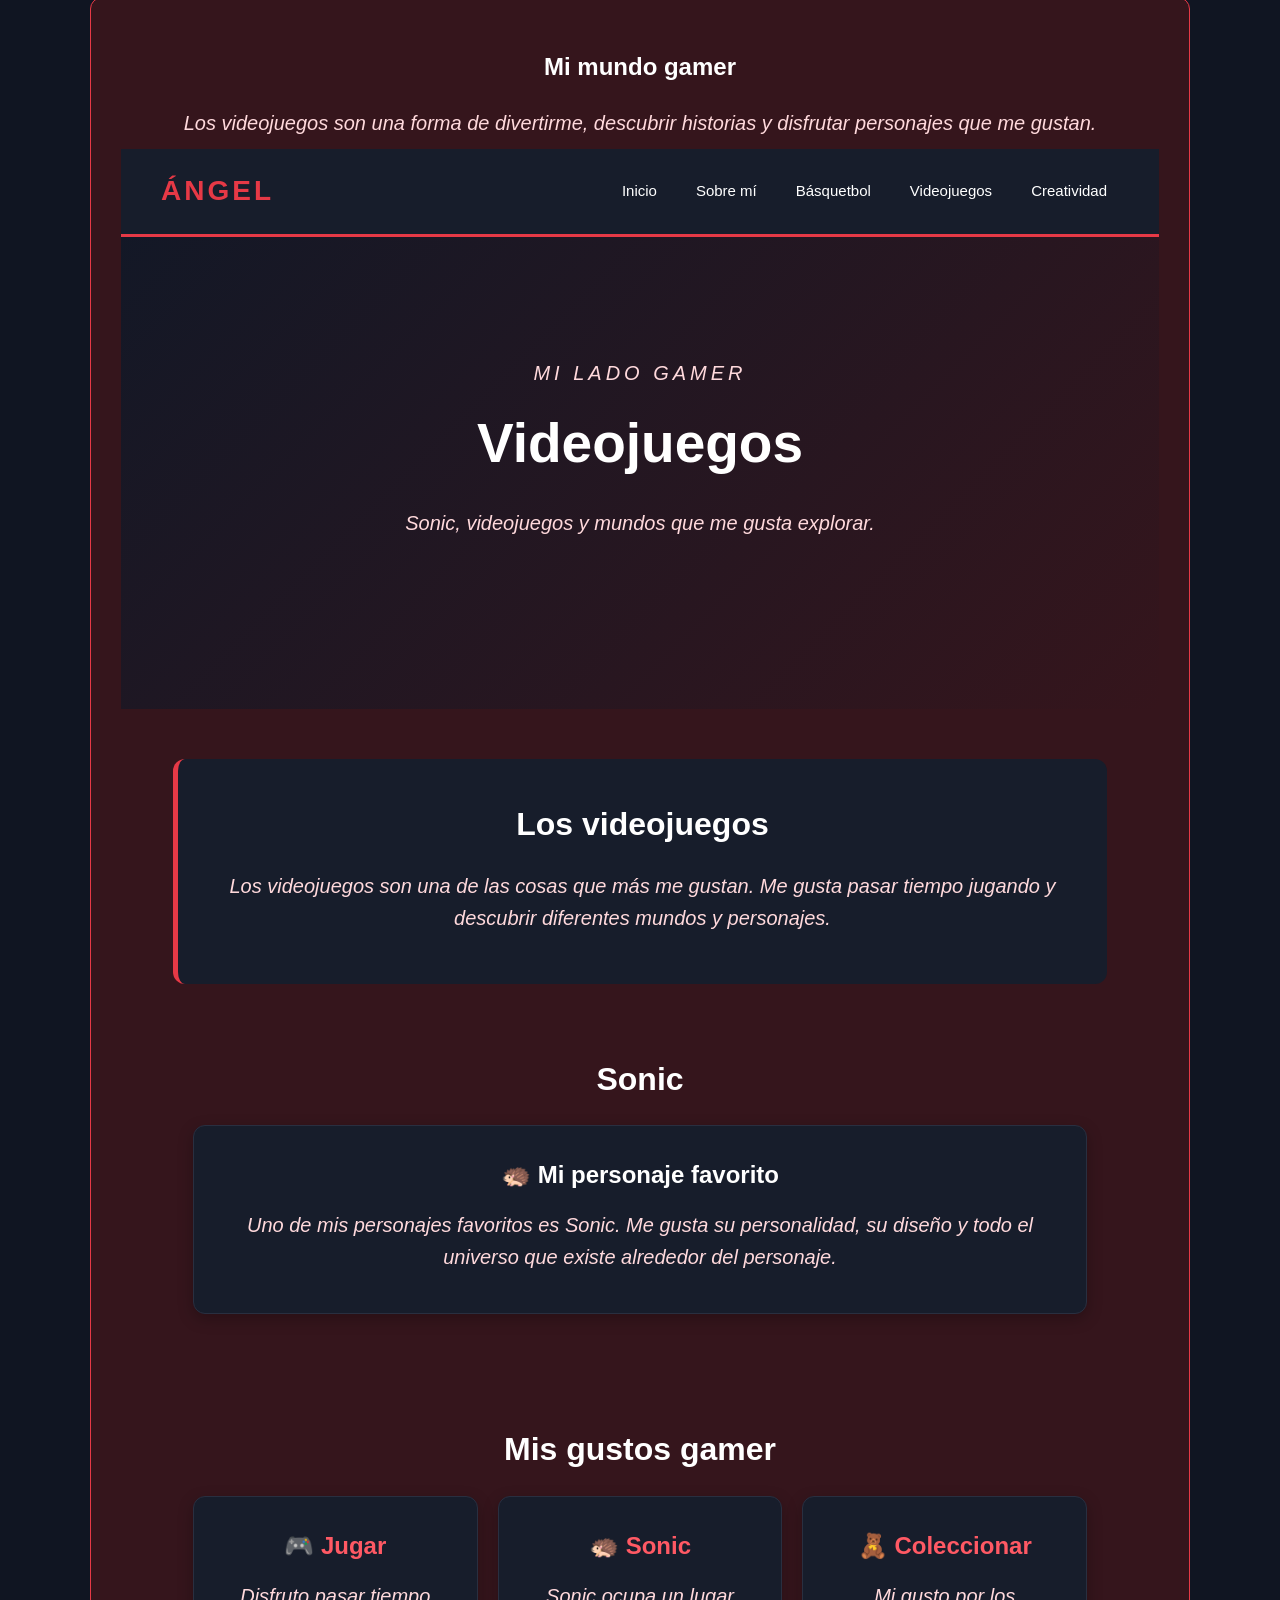
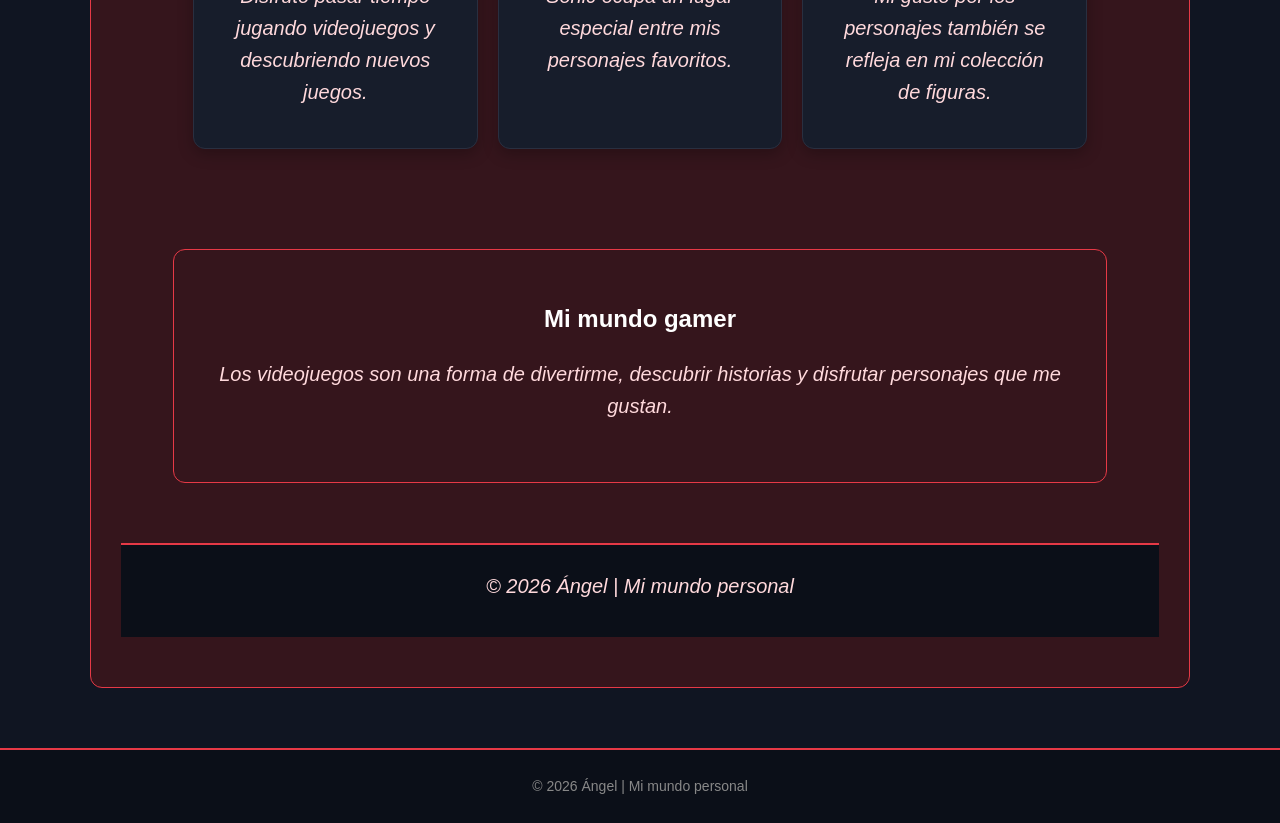
<file: videojuegos.html>
<!DOCTYPE html>
<html lang="es">

<head>

    <meta charset="UTF-8">

    <meta name="viewport" content="width=device-width, initial-scale=1.0">

    <title>Videojuegos | Ángel</title>

    <link rel="stylesheet" href="css/miEstilo.css">

</head>

<body>

    <header class="hero">

        <nav class="menu">

            <h1>ÁNGEL</h1>

            <ul>

                <li><a href="index.html">Inicio</a></li>

                <li><a href="sobre-mi.html">Sobre mí</a></li>

                <li><a href="basquetbol.html">Básquetbol</a></li>

                <li><a href="videojuegos.html">Videojuegos</a></li>

                <li><a href="creatividad.html">Creatividad</a></li>

            </ul>

        </nav>


        <div class="hero-contenido">

            <p class="subtitulo">
                MI LADO GAMER
            </p>

            <h2>
                Videojuegos
            </h2>

            <p>
                Sonic, videojuegos y mundos que me gusta explorar.
            </p>

        </div>

    </header>


    <main>

        <section class="introduccion">

            <h2>
                Los videojuegos
            </h2>

            <p>
                Los videojuegos son una de las cosas que más me gustan.
                Me gusta pasar tiempo jugando y descubrir diferentes
                mundos y personajes.
            </p>

        </section>


        <section class="seccion">

            <h2>
                Sonic
            </h2>

            <div class="tarjeta">

                <h3>
                    🦔 Mi personaje favorito
                </h3>

                <p>
                    Uno de mis personajes favoritos es Sonic.
                    Me gusta su personalidad, su diseño y todo
                    el universo que existe alrededor del personaje.
                </p>

            </div>

        </section>


        <section class="seccion">

            <h2>
                Mis gustos gamer
            </h2>

            <div class="tarjetas">

                <article class="tarjeta">

                    <h3>🎮 Jugar</h3>

                    <p>
                        Disfruto pasar tiempo jugando videojuegos
                        y descubriendo nuevos juegos.
                    </p>

                </article>


                <article class="tarjeta">

                    <h3>🦔 Sonic</h3>

                    <p>
                        Sonic ocupa un lugar especial entre
                        mis personajes favoritos.
                    </p>

                </article>


                <article class="tarjeta">

                    <h3>🧸 Coleccionar</h3>

                    <p>
                        Mi gusto por los personajes también se refleja
                        en mi colección de figuras.
                    </p>

                </article>

            </div>

        </section>


        <section class="frase">

            <h2>
                Mi mundo gamer
            </h2>

            <p>
                Los videojuegos son una forma de divertirme,
                descubrir historias y disfrutar personajes
                que me gustan.
            </p>

<!-- =====================================================
     videojuegos.html
     ===================================================== -->

<!DOCTYPE html>
<html lang="es">

<head>

    <meta charset="UTF-8">

    <meta name="viewport" content="width=device-width, initial-scale=1.0">

    <title>Videojuegos | Ángel</title>

    <link rel="stylesheet" href="css/miEstilo.css">

</head>

<body>

    <header class="hero">

        <nav class="menu">

            <h1>ÁNGEL</h1>

            <ul>

                <li><a href="index.html">Inicio</a></li>

                <li><a href="sobre-mi.html">Sobre mí</a></li>

                <li><a href="basquetbol.html">Básquetbol</a></li>

                <li><a href="videojuegos.html">Videojuegos</a></li>

                <li><a href="creatividad.html">Creatividad</a></li>

            </ul>

        </nav>


        <div class="hero-contenido">

            <p class="subtitulo">
                MI LADO GAMER
            </p>

            <h2>
                Videojuegos
            </h2>

            <p>
                Sonic, videojuegos y mundos que me gusta explorar.
            </p>

        </div>

    </header>


    <main>

        <section class="introduccion">

            <h2>
                Los videojuegos
            </h2>

            <p>
                Los videojuegos son una de las cosas que más me gustan.
                Me gusta pasar tiempo jugando y descubrir diferentes
                mundos y personajes.
            </p>

        </section>


        <section class="seccion">

            <h2>
                Sonic
            </h2>

            <div class="tarjeta">

                <h3>
                    🦔 Mi personaje favorito
                </h3>

                <p>
                    Uno de mis personajes favoritos es Sonic.
                    Me gusta su personalidad, su diseño y todo
                    el universo que existe alrededor del personaje.
                </p>

            </div>

        </section>


        <section class="seccion">

            <h2>
                Mis gustos gamer
            </h2>

            <div class="tarjetas">

                <article class="tarjeta">

                    <h3>🎮 Jugar</h3>

                    <p>
                        Disfruto pasar tiempo jugando videojuegos
                        y descubriendo nuevos juegos.
                    </p>

                </article>


                <article class="tarjeta">

                    <h3>🦔 Sonic</h3>

                    <p>
                        Sonic ocupa un lugar especial entre
                        mis personajes favoritos.
                    </p>

                </article>


                <article class="tarjeta">

                    <h3>🧸 Coleccionar</h3>

                    <p>
                        Mi gusto por los personajes también se refleja
                        en mi colección de figuras.
                    </p>

                </article>

            </div>

        </section>


        <section class="frase">

            <h2>
                Mi mundo gamer
            </h2>

            <p>
                Los videojuegos son una forma de divertirme,
                descubrir historias y disfrutar personajes
                que me gustan.
            </p>

        </section>

    </main>


    <footer>

        <p>
            © 2026 Ángel | Mi mundo personal
        </p>

    </footer>

</body>

</html>



        </section>

    </main>


    <footer>

        <p>
            © 2026 Ángel | Mi mundo personal
        </p>

    </footer>

</body>

</html>
</file>
<file: css/miEstilo.css>
* {
    margin: 0;
    padding: 0;
    box-sizing: border-box;
}

body {
    font-family: Arial, Helvetica, sans-serif;

    background-color: #101522;

    color: #eeeeee;

    line-height: 1.6;
}


/* =========================================
   MENÚ
   ========================================= */

.menu {

    background-color: #171d2b;

    padding: 20px 40px;

    display: flex;

    justify-content: space-between;

    align-items: center;

    border-bottom: 3px solid #e63946;
}

.menu h1 {

    color: #e63946;

    font-size: 28px;

    letter-spacing: 3px;
}

.menu ul {

    list-style: none;

    display: flex;

    gap: 15px;
}

.menu ul li a {

    text-decoration: none;

    color: white;

    font-size: 15px;

    padding: 8px 12px;

    border-radius: 6px;
}

.menu ul li a:hover {

    background-color: #e63946;

    color: white;
}


/* =========================================
   PRESENTACIÓN
   ========================================= */

.hero {

    min-height: 560px;

    background: linear-gradient(
        135deg,
        #111827,
        #35151c
    );

    text-align: center;
}

.hero-contenido {

    max-width: 800px;

    margin: auto;

    padding: 120px 20px 100px;
}

.subtitulo {

    color: #ff5964;

    font-size: 15px;

    letter-spacing: 4px;

    margin-bottom: 15px;
}

.hero-contenido h2 {

    font-size: 55px;

    margin-bottom: 20px;

    color: white;
}

.hero-contenido p {

    font-size: 19px;

    color: #cccccc;

    margin-bottom: 30px;
}


/* =========================================
   BOTONES
   ========================================= */

.boton {

    display: inline-block;

    background-color: #e63946;

    color: white;

    text-decoration: none;

    padding: 12px 22px;

    border-radius: 8px;

    font-weight: bold;

    border: 2px solid #e63946;

}

.boton:hover {

    background-color: transparent;

    color: #ff5964;
}


/* =========================================
   CONTENIDO
   ========================================= */

main {

    width: 90%;

    max-width: 1100px;

    margin: auto;
}


/* =========================================
   INTRODUCCIÓN
   ========================================= */

.introduccion {

    background-color: #171d2b;

    margin-top: 50px;

    margin-bottom: 50px;

    padding: 40px;

    border-radius: 12px;

    border-left: 5px solid #e63946;
}

.introduccion h2 {

    color: #ff5964;

    margin-bottom: 20px;

    font-size: 32px;
}

.introduccion p {

    color: #cccccc;

    margin-bottom: 15px;
}


/* =========================================
   SECCIONES
   ========================================= */

.seccion {

    margin-bottom: 50px;

    padding: 20px;
}

.seccion > h2 {

    text-align: center;

    font-size: 32px;

    color: #ff5964;

    margin-bottom: 25px;
}


/* =========================================
   TARJETAS
   ========================================= */

.tarjeta {

    background-color: #171d2b;

    padding: 30px;

    border-radius: 12px;

    border: 1px solid #292f40;

    margin-bottom: 20px;

    box-shadow: 0 5px 15px rgba(0, 0, 0, 0.25);
}

.tarjeta:hover {

    border-color: #e63946;
}

.tarjeta h3 {

    color: #ffffff;

    font-size: 24px;

    margin-bottom: 15px;
}

.tarjeta p {

    color: #c7c7c7;

    margin-bottom: 15px;
}


/* =========================================
   TARJETAS EN FILA
   ========================================= */

.tarjetas {

    display: flex;

    gap: 20px;
}

.tarjetas .tarjeta {

    flex: 1;

    text-align: center;
}

.tarjetas .tarjeta h3 {

    color: #ff5964;
}


/* =========================================
   FRASES
   ========================================= */

.frase {

    background-color: #35151c;

    text-align: center;

    padding: 50px 30px;

    margin: 60px 0;

    border-radius: 12px;

    border: 1px solid #e63946;
}

.frase h2 {

    color: white;

    margin-bottom: 20px;
}

.frase p {

    color: #ffd9dc;

    font-size: 20px;

    font-style: italic;

    margin-bottom: 10px;
}


/* =========================================
   PIE DE PÁGINA
   ========================================= */

footer {

    background-color: #0b0f18;

    text-align: center;

    padding: 25px;

    border-top: 2px solid #e63946;
}

footer p {

    color: #888888;

    font-size: 14px;
}


/* =========================================
   CELULARES
   ========================================= */

@media (max-width: 700px) {

    .menu {

        flex-direction: column;

        gap: 20px;

        padding: 20px;
    }

    .menu ul {

        flex-direction: column;

        text-align: center;

        gap: 8px;
    }

    .hero-contenido {

        padding: 80px 20px;
    }

    .hero-contenido h2 {

        font-size: 40px;
    }

    .tarjetas {

        flex-direction: column;
    }

    .introduccion {

        padding: 25px;
    }

}
</file>
